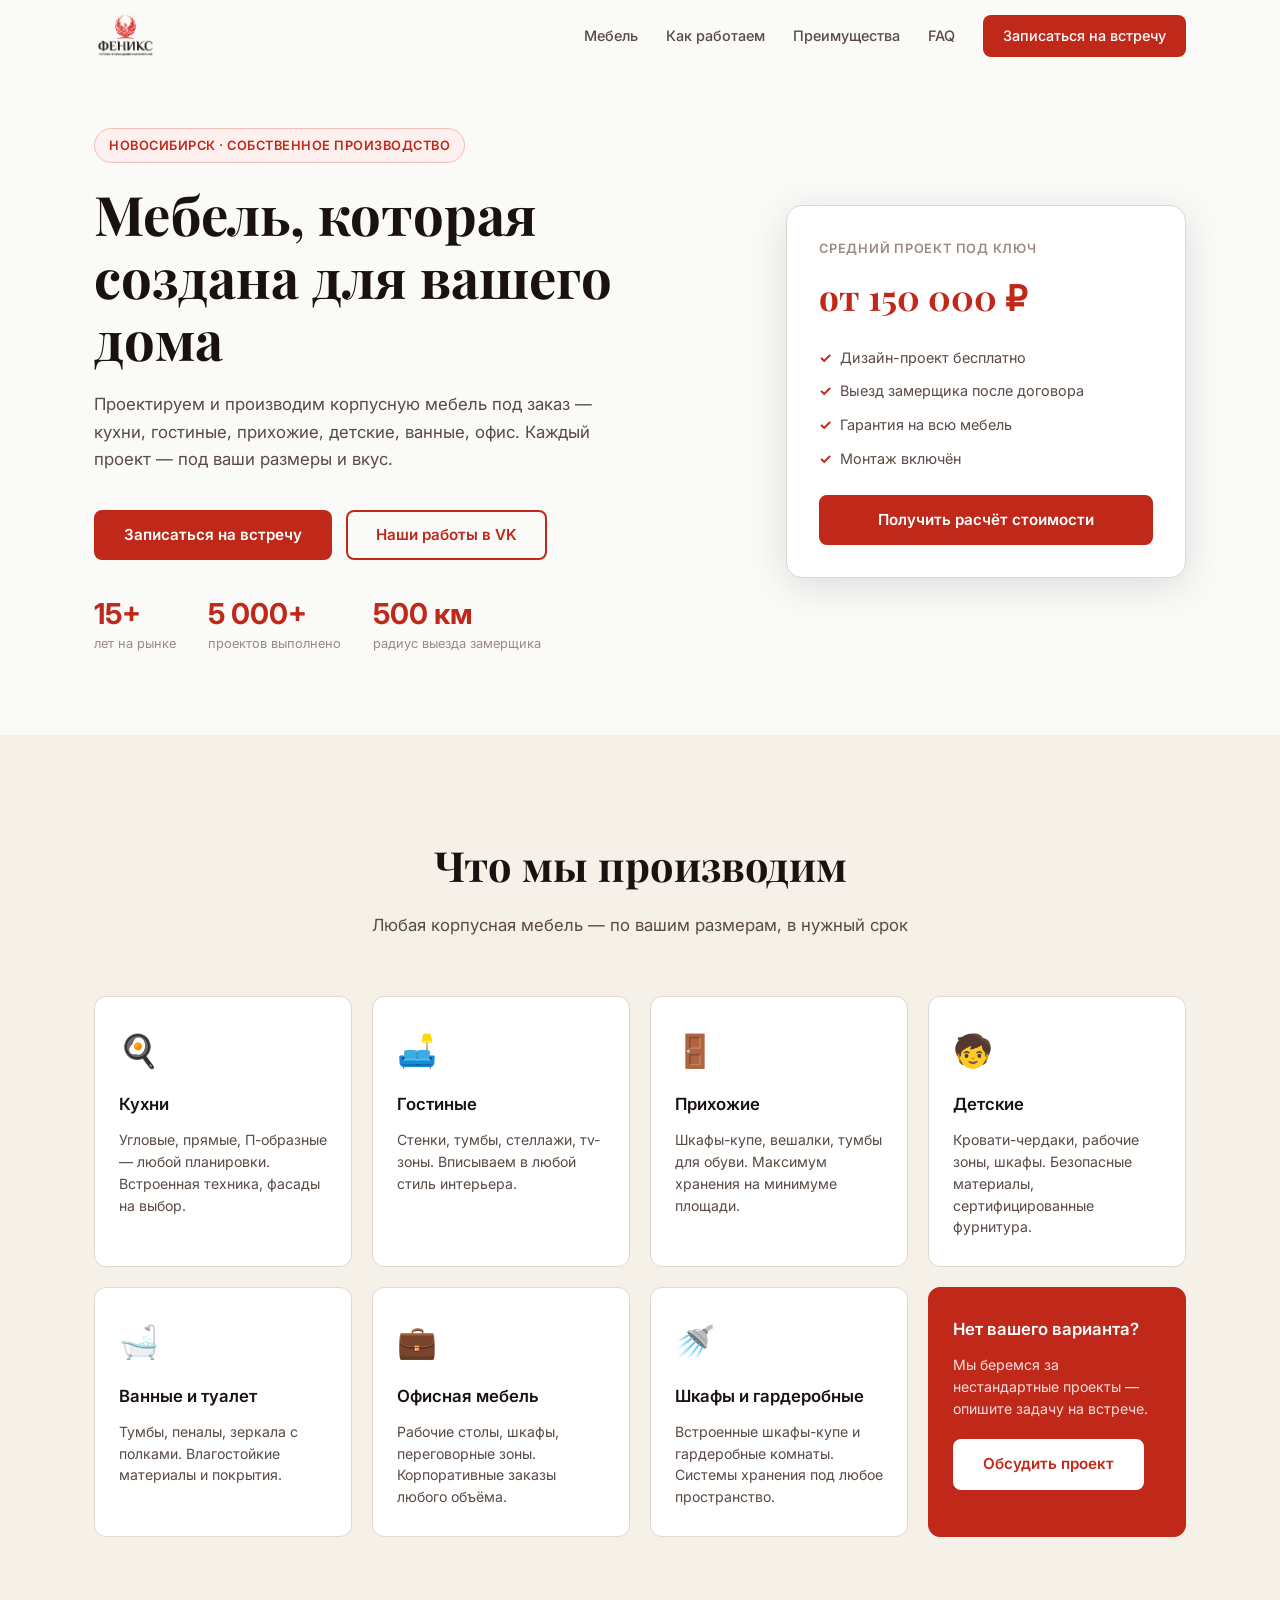
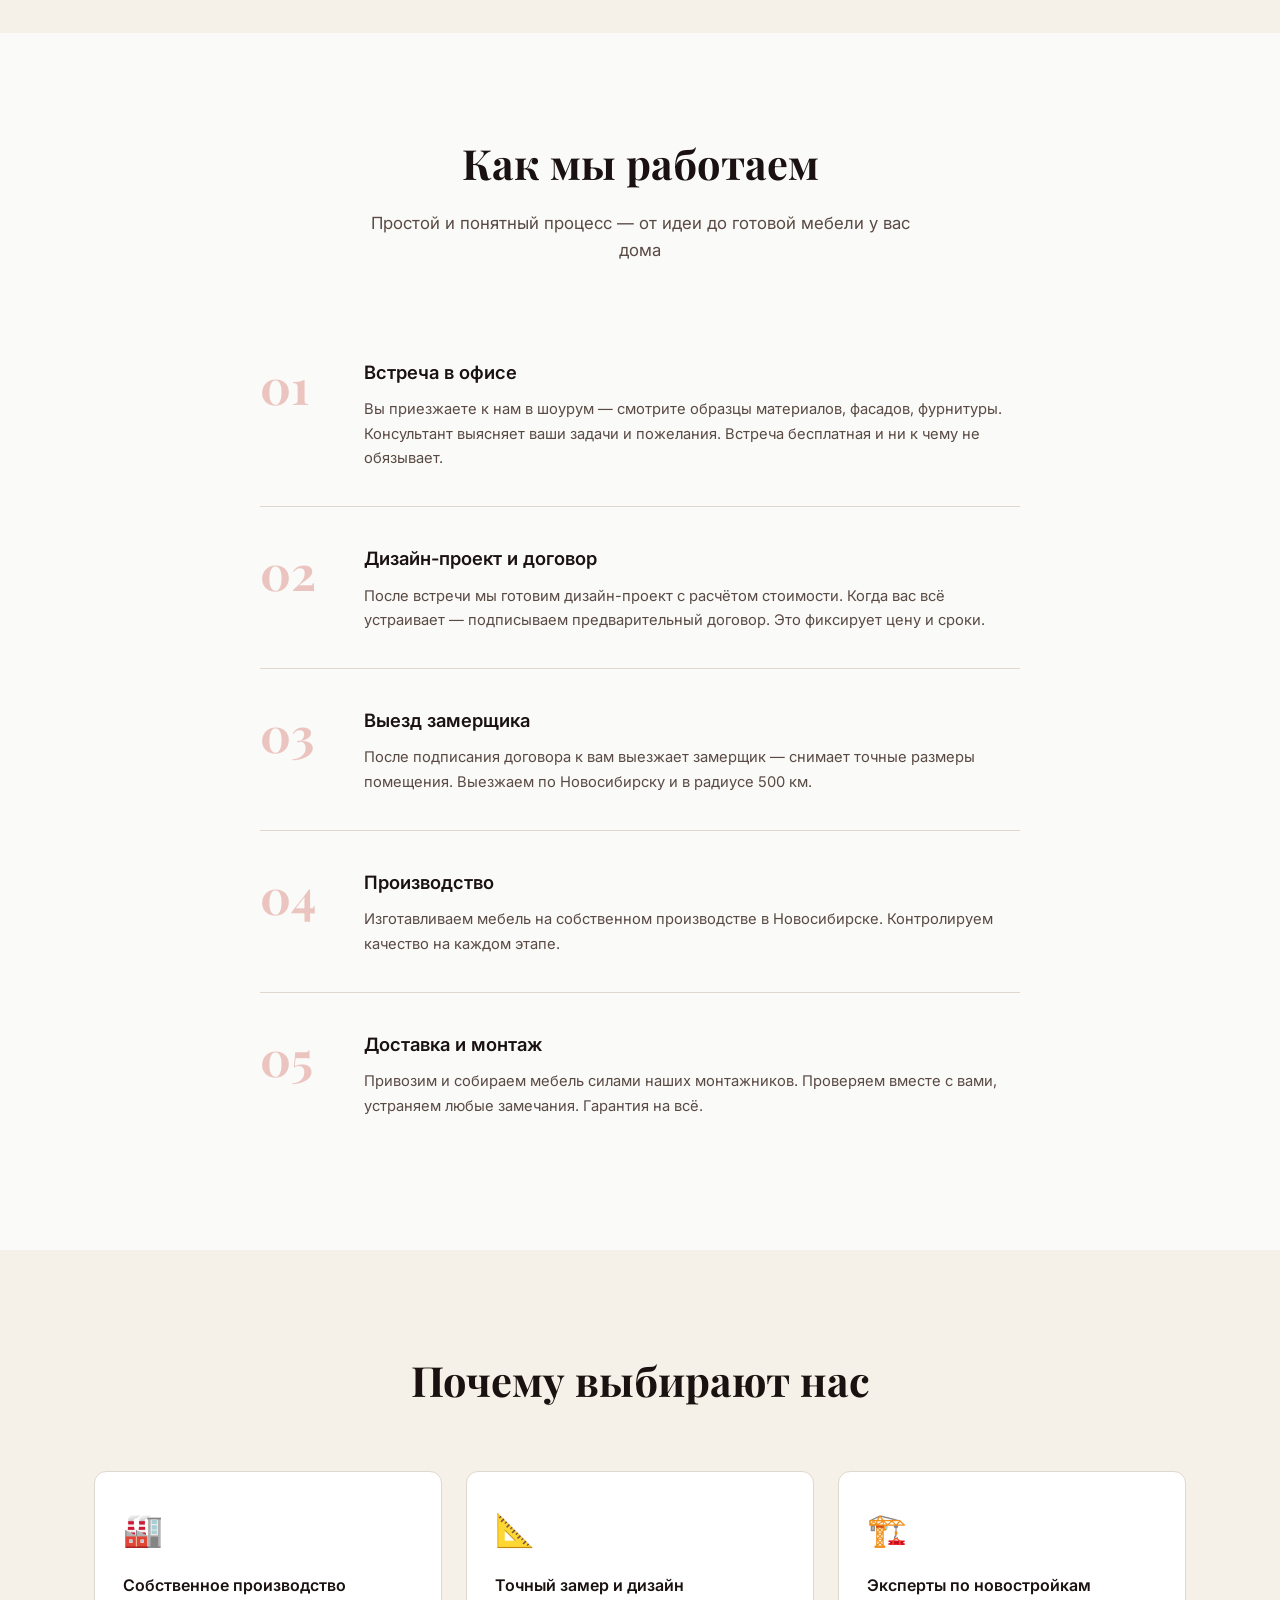
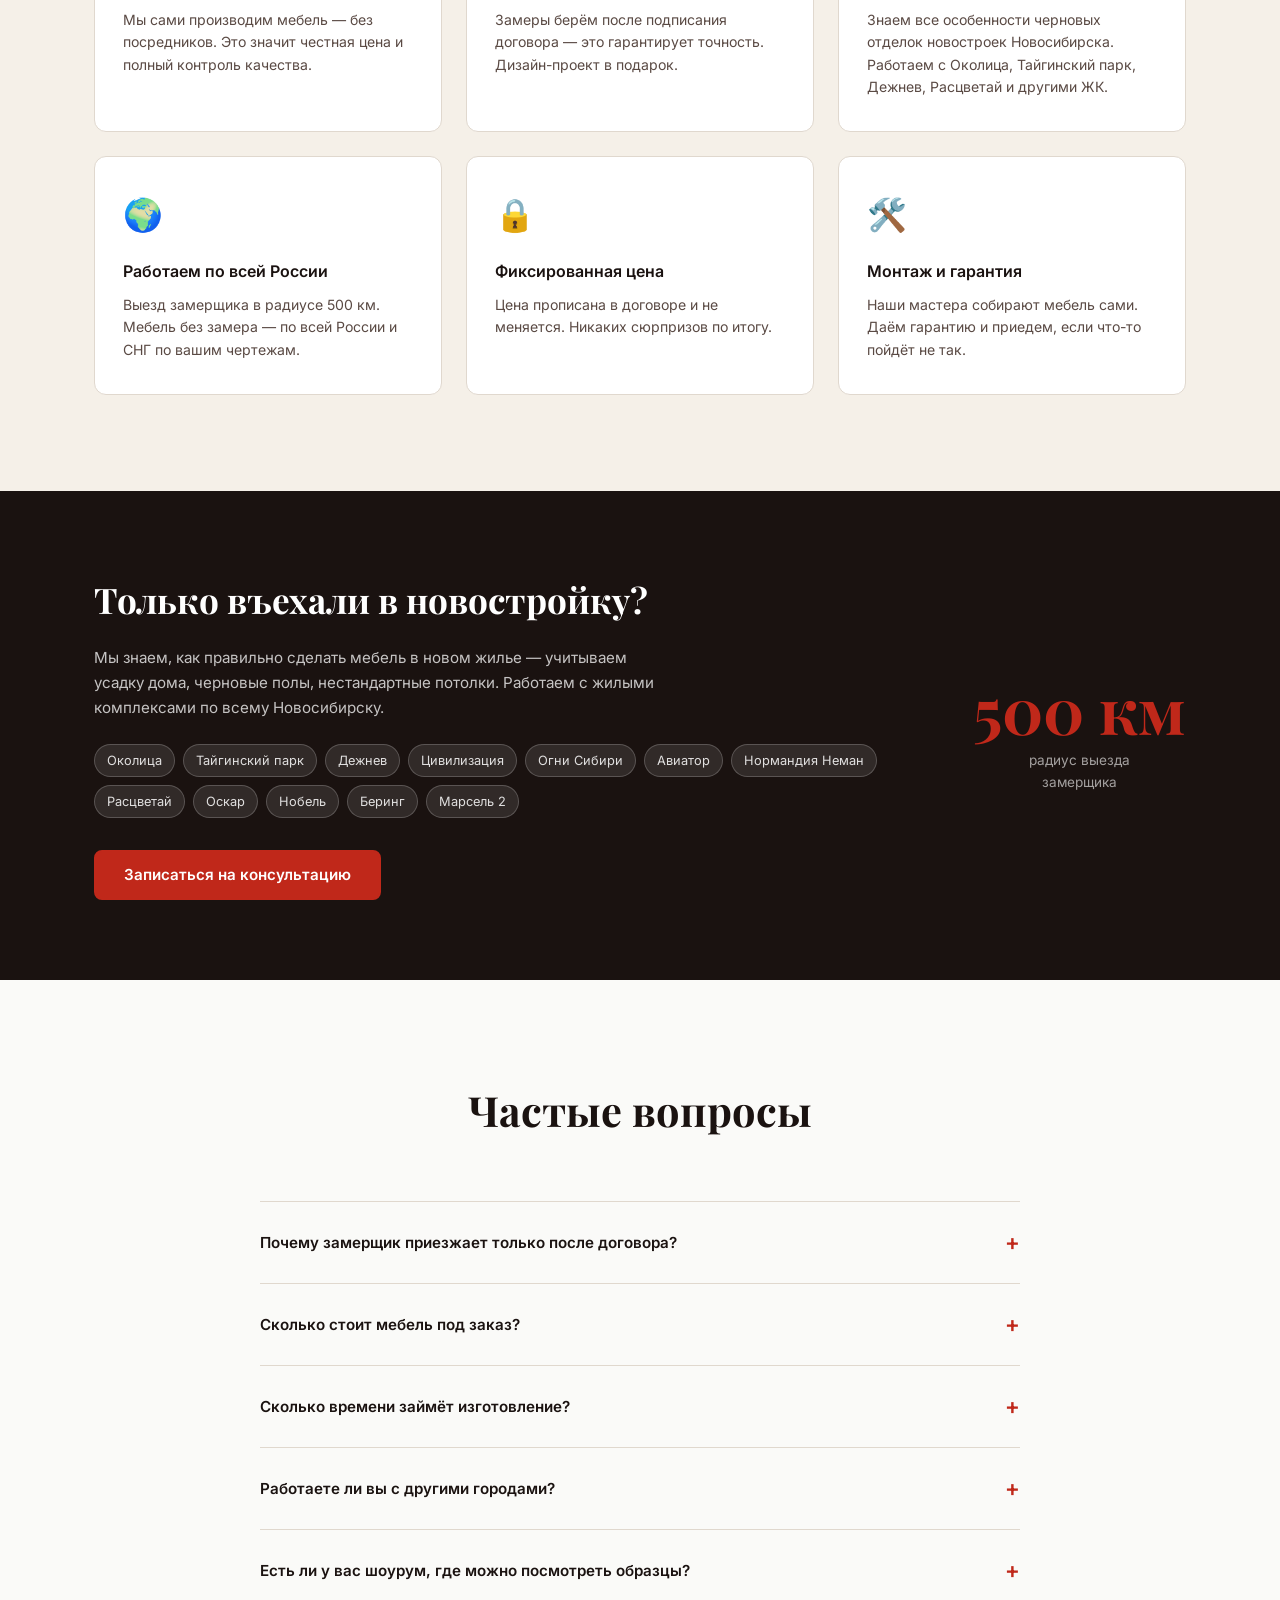
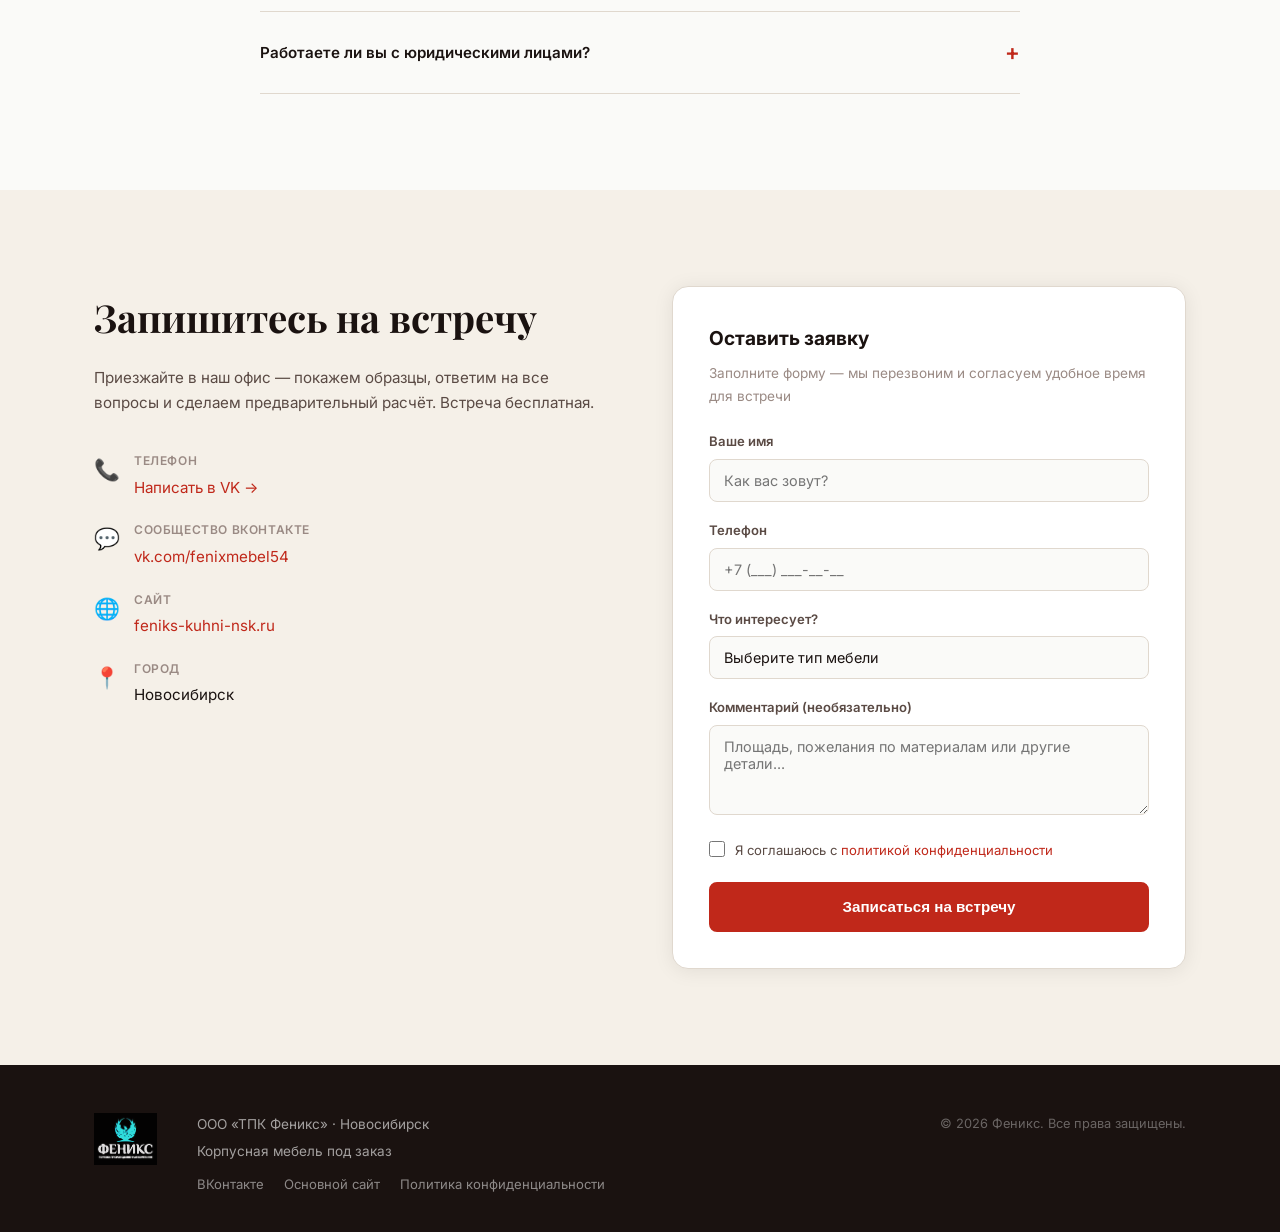
<file: index.html>
<!DOCTYPE html>
<html lang="ru">
<head>
  <meta charset="UTF-8">
  <meta name="viewport" content="width=device-width, initial-scale=1.0">
  <title>Феникс — мебель под заказ в Новосибирске</title>
  <meta name="description" content="Производим корпусную мебель под заказ: кухни, гостиные, прихожие, детские, ванные, офисная мебель. Новосибирск и Сибирь.">
  <link rel="preconnect" href="https://fonts.googleapis.com">
  <link rel="preconnect" href="https://fonts.gstatic.com" crossorigin>
  <link href="https://fonts.googleapis.com/css2?family=Playfair+Display:wght@600;700&family=Inter:wght@400;500;600&display=swap" rel="stylesheet">
  <link rel="stylesheet" href="styles.css">
</head>
<body>

<!-- HEADER -->
<header class="header" id="header">
  <div class="container header__inner">
    <a href="#" class="logo">
      <img src="logo.jpg" alt="Феникс" class="logo__img">
    </a>
    <nav class="nav" id="nav">
      <a href="#types">Мебель</a>
      <a href="#how">Как работаем</a>
      <a href="#why">Преимущества</a>
      <a href="#faq">FAQ</a>
      <a href="#contact" class="nav__cta">Записаться на встречу</a>
    </nav>
    <button class="burger" id="burger" aria-label="Меню">
      <span></span><span></span><span></span>
    </button>
  </div>
</header>

<!-- HERO -->
<section class="hero">
  <div class="container hero__inner">
    <div class="hero__content reveal">
      <div class="hero__badge">Новосибирск · собственное производство</div>
      <h1 class="hero__title">Мебель, которая<br>создана для вашего дома</h1>
      <p class="hero__sub">Проектируем и производим корпусную мебель под заказ — кухни, гостиные, прихожие, детские, ванные, офис. Каждый проект — под ваши размеры и вкус.</p>
      <div class="hero__actions">
        <a href="#contact" class="btn btn--primary">Записаться на встречу</a>
        <a href="https://vk.com/fenixmebel54" target="_blank" rel="noopener" class="btn btn--ghost">Наши работы в VK</a>
      </div>
      <div class="hero__stats">
        <div class="hero__stat">
          <strong>15+</strong>
          <span>лет на рынке</span>
        </div>
        <div class="hero__stat">
          <strong>5 000+</strong>
          <span>проектов выполнено</span>
        </div>
        <div class="hero__stat">
          <strong>500 км</strong>
          <span>радиус выезда замерщика</span>
        </div>
      </div>
    </div>
    <div class="hero__visual reveal">
      <div class="hero__card">
        <div class="hero__card-label">Средний проект под ключ</div>
        <div class="hero__card-price">от 150 000 ₽</div>
        <ul class="hero__card-list">
          <li>Дизайн-проект бесплатно</li>
          <li>Выезд замерщика после договора</li>
          <li>Гарантия на всю мебель</li>
          <li>Монтаж включён</li>
        </ul>
        <a href="#contact" class="btn btn--primary btn--full">Получить расчёт стоимости</a>
      </div>
    </div>
  </div>
</section>

<!-- TYPES -->
<section class="types" id="types">
  <div class="container">
    <div class="section-head reveal">
      <h2>Что мы производим</h2>
      <p>Любая корпусная мебель — по вашим размерам, в нужный срок</p>
    </div>
    <div class="types__grid">
      <div class="type-card reveal">
        <div class="type-card__icon">🍳</div>
        <h3>Кухни</h3>
        <p>Угловые, прямые, П-образные — любой планировки. Встроенная техника, фасады на выбор.</p>
      </div>
      <div class="type-card reveal">
        <div class="type-card__icon">🛋️</div>
        <h3>Гостиные</h3>
        <p>Стенки, тумбы, стеллажи, тv-зоны. Вписываем в любой стиль интерьера.</p>
      </div>
      <div class="type-card reveal">
        <div class="type-card__icon">🚪</div>
        <h3>Прихожие</h3>
        <p>Шкафы-купе, вешалки, тумбы для обуви. Максимум хранения на минимуме площади.</p>
      </div>
      <div class="type-card reveal">
        <div class="type-card__icon">🧒</div>
        <h3>Детские</h3>
        <p>Кровати-чердаки, рабочие зоны, шкафы. Безопасные материалы, сертифицированные фурнитура.</p>
      </div>
      <div class="type-card reveal">
        <div class="type-card__icon">🛁</div>
        <h3>Ванные и туалет</h3>
        <p>Тумбы, пеналы, зеркала с полками. Влагостойкие материалы и покрытия.</p>
      </div>
      <div class="type-card reveal">
        <div class="type-card__icon">💼</div>
        <h3>Офисная мебель</h3>
        <p>Рабочие столы, шкафы, переговорные зоны. Корпоративные заказы любого объёма.</p>
      </div>
      <div class="type-card reveal">
        <div class="type-card__icon">🚿</div>
        <h3>Шкафы и гардеробные</h3>
        <p>Встроенные шкафы-купе и гардеробные комнаты. Системы хранения под любое пространство.</p>
      </div>
      <div class="type-card type-card--cta reveal">
        <h3>Нет вашего варианта?</h3>
        <p>Мы беремся за нестандартные проекты — опишите задачу на встрече.</p>
        <a href="#contact" class="btn btn--primary">Обсудить проект</a>
      </div>
    </div>
  </div>
</section>

<!-- HOW IT WORKS -->
<section class="how" id="how">
  <div class="container">
    <div class="section-head reveal">
      <h2>Как мы работаем</h2>
      <p>Простой и понятный процесс — от идеи до готовой мебели у вас дома</p>
    </div>
    <div class="how__steps">
      <div class="how__step reveal">
        <div class="how__num">01</div>
        <div class="how__body">
          <h3>Встреча в офисе</h3>
          <p>Вы приезжаете к нам в шоурум — смотрите образцы материалов, фасадов, фурнитуры. Консультант выясняет ваши задачи и пожелания. Встреча бесплатная и ни к чему не обязывает.</p>
        </div>
      </div>
      <div class="how__step reveal">
        <div class="how__num">02</div>
        <div class="how__body">
          <h3>Дизайн-проект и договор</h3>
          <p>После встречи мы готовим дизайн-проект с расчётом стоимости. Когда вас всё устраивает — подписываем предварительный договор. Это фиксирует цену и сроки.</p>
        </div>
      </div>
      <div class="how__step reveal">
        <div class="how__num">03</div>
        <div class="how__body">
          <h3>Выезд замерщика</h3>
          <p>После подписания договора к вам выезжает замерщик — снимает точные размеры помещения. Выезжаем по Новосибирску и в радиусе 500 км.</p>
        </div>
      </div>
      <div class="how__step reveal">
        <div class="how__num">04</div>
        <div class="how__body">
          <h3>Производство</h3>
          <p>Изготавливаем мебель на собственном производстве в Новосибирске. Контролируем качество на каждом этапе.</p>
        </div>
      </div>
      <div class="how__step reveal">
        <div class="how__num">05</div>
        <div class="how__body">
          <h3>Доставка и монтаж</h3>
          <p>Привозим и собираем мебель силами наших монтажников. Проверяем вместе с вами, устраняем любые замечания. Гарантия на всё.</p>
        </div>
      </div>
    </div>
  </div>
</section>

<!-- WHY -->
<section class="why" id="why">
  <div class="container">
    <div class="section-head reveal">
      <h2>Почему выбирают нас</h2>
    </div>
    <div class="why__grid">
      <div class="why__card reveal">
        <div class="why__icon">🏭</div>
        <h3>Собственное производство</h3>
        <p>Мы сами производим мебель — без посредников. Это значит честная цена и полный контроль качества.</p>
      </div>
      <div class="why__card reveal">
        <div class="why__icon">📐</div>
        <h3>Точный замер и дизайн</h3>
        <p>Замеры берём после подписания договора — это гарантирует точность. Дизайн-проект в подарок.</p>
      </div>
      <div class="why__card reveal">
        <div class="why__icon">🏗️</div>
        <h3>Эксперты по новостройкам</h3>
        <p>Знаем все особенности черновых отделок новостроек Новосибирска. Работаем с Околица, Тайгинский парк, Дежнев, Расцветай и другими ЖК.</p>
      </div>
      <div class="why__card reveal">
        <div class="why__icon">🌍</div>
        <h3>Работаем по всей России</h3>
        <p>Выезд замерщика в радиусе 500 км. Мебель без замера — по всей России и СНГ по вашим чертежам.</p>
      </div>
      <div class="why__card reveal">
        <div class="why__icon">🔒</div>
        <h3>Фиксированная цена</h3>
        <p>Цена прописана в договоре и не меняется. Никаких сюрпризов по итогу.</p>
      </div>
      <div class="why__card reveal">
        <div class="why__icon">🛠️</div>
        <h3>Монтаж и гарантия</h3>
        <p>Наши мастера собирают мебель сами. Даём гарантию и приедем, если что-то пойдёт не так.</p>
      </div>
    </div>
  </div>
</section>

<!-- NEWBUILDINGS -->
<section class="nb">
  <div class="container">
    <div class="nb__inner reveal">
      <div class="nb__text">
        <h2>Только въехали в новостройку?</h2>
        <p>Мы знаем, как правильно сделать мебель в новом жилье — учитываем усадку дома, черновые полы, нестандартные потолки. Работаем с жилыми комплексами по всему Новосибирску.</p>
        <div class="nb__list">
          <span>Околица</span><span>Тайгинский парк</span><span>Дежнев</span><span>Цивилизация</span><span>Огни Сибири</span><span>Авиатор</span><span>Нормандия Неман</span><span>Расцветай</span><span>Оскар</span><span>Нобель</span><span>Беринг</span><span>Марсель 2</span>
        </div>
        <a href="#contact" class="btn btn--primary">Записаться на консультацию</a>
      </div>
      <div class="nb__badge">
        <div class="nb__badge-num">500 км</div>
        <div class="nb__badge-text">радиус выезда<br>замерщика</div>
      </div>
    </div>
  </div>
</section>

<!-- FAQ -->
<section class="faq" id="faq">
  <div class="container">
    <div class="section-head reveal">
      <h2>Частые вопросы</h2>
    </div>
    <div class="faq__list">
      <div class="faq__item reveal">
        <details>
          <summary>Почему замерщик приезжает только после договора?</summary>
          <p>Это защита для обеих сторон. Мы фиксируем в договоре цену и сроки — и только потом выезжаем на замер. Так вы точно знаете финальную стоимость, а мы уверены в серьёзности намерений. На первой встрече мы готовим предварительный проект с расчётом по вашим данным.</p>
        </details>
      </div>
      <div class="faq__item reveal">
        <details>
          <summary>Сколько стоит мебель под заказ?</summary>
          <p>Средний проект — кухня с гарнитуром, прихожая или гостиная — обходится от 150 000 до 500 000 рублей. Итоговая цена зависит от размеров, материалов и сложности. Точный расчёт делаем на встрече бесплатно.</p>
        </details>
      </div>
      <div class="faq__item reveal">
        <details>
          <summary>Сколько времени займёт изготовление?</summary>
          <p>Обычно от 4 до 8 недель с момента подписания договора и проведения замера. Точный срок фиксируем в договоре.</p>
        </details>
      </div>
      <div class="faq__item reveal">
        <details>
          <summary>Работаете ли вы с другими городами?</summary>
          <p>Да. Выезд замерщика — по Новосибирску и в радиусе 500 км. Если вы дальше — работаем по вашим чертежам, по всей России и СНГ.</p>
        </details>
      </div>
      <div class="faq__item reveal">
        <details>
          <summary>Есть ли у вас шоурум, где можно посмотреть образцы?</summary>
          <p>Да, у нас есть офис в Новосибирске, где можно увидеть образцы материалов, фасадов и фурнитуры вживую. Адрес уточняйте при записи на встречу.</p>
        </details>
      </div>
      <div class="faq__item reveal">
        <details>
          <summary>Работаете ли вы с юридическими лицами?</summary>
          <p>Да, мы принимаем корпоративные заказы — офисная мебель, переговорные зоны, ресепшн. Работаем по официальным договорам, выставляем все необходимые документы.</p>
        </details>
      </div>
    </div>
  </div>
</section>

<!-- CONTACT -->
<section class="contact" id="contact">
  <div class="container">
    <div class="contact__inner">
      <div class="contact__info reveal">
        <h2>Запишитесь на встречу</h2>
        <p>Приезжайте в наш офис — покажем образцы, ответим на все вопросы и сделаем предварительный расчёт. Встреча бесплатная.</p>
        <div class="contact__items">
          <div class="contact__item">
            <div class="contact__item-icon">📞</div>
            <div>
              <div class="contact__item-label">Телефон</div>
              <a href="https://vk.com/fenixmebel54" target="_blank" rel="noopener" class="contact__item-val">Написать в VK →</a>
            </div>
          </div>
          <div class="contact__item">
            <div class="contact__item-icon">💬</div>
            <div>
              <div class="contact__item-label">Сообщество ВКонтакте</div>
              <a href="https://vk.com/fenixmebel54" target="_blank" rel="noopener" class="contact__item-val">vk.com/fenixmebel54</a>
            </div>
          </div>
          <div class="contact__item">
            <div class="contact__item-icon">🌐</div>
            <div>
              <div class="contact__item-label">Сайт</div>
              <a href="https://feniks-kuhni-nsk.ru/" target="_blank" rel="noopener" class="contact__item-val">feniks-kuhni-nsk.ru</a>
            </div>
          </div>
          <div class="contact__item">
            <div class="contact__item-icon">📍</div>
            <div>
              <div class="contact__item-label">Город</div>
              <div class="contact__item-val">Новосибирск</div>
            </div>
          </div>
        </div>
      </div>
      <div class="contact__form-wrap reveal">
        <form class="contact__form" id="leadForm" novalidate>
          <input type="text" name="_gotcha" style="display:none" tabindex="-1" autocomplete="off">
          <h3>Оставить заявку</h3>
          <p class="form__hint">Заполните форму — мы перезвоним и согласуем удобное время для встречи</p>
          <div class="form__group">
            <label for="name">Ваше имя</label>
            <input type="text" id="name" name="name" placeholder="Как вас зовут?" required>
          </div>
          <div class="form__group">
            <label for="phone">Телефон</label>
            <input type="tel" id="phone" name="phone" placeholder="+7 (___) ___-__-__" required>
          </div>
          <div class="form__group">
            <label for="furniture">Что интересует?</label>
            <select id="furniture" name="furniture">
              <option value="">Выберите тип мебели</option>
              <option>Кухня</option>
              <option>Гостиная / стенка</option>
              <option>Прихожая / шкаф-купе</option>
              <option>Детская</option>
              <option>Ванная / туалет</option>
              <option>Офисная мебель</option>
              <option>Несколько комнат</option>
            </select>
          </div>
          <div class="form__group">
            <label for="message">Комментарий (необязательно)</label>
            <textarea id="message" name="message" rows="3" placeholder="Площадь, пожелания по материалам или другие детали..."></textarea>
          </div>
          <label class="form__consent">
            <input type="checkbox" name="consent" required>
            <span>Я соглашаюсь с <a href="privacy-policy.html" target="_blank">политикой конфиденциальности</a></span>
          </label>
          <button type="submit" class="btn btn--primary btn--full">Записаться на встречу</button>
        </form>
      </div>
    </div>
  </div>
</section>

<!-- FOOTER -->
<footer class="footer">
  <div class="container footer__inner">
    <div class="footer__logo">
      <img src="logo.jpg" alt="Феникс" class="footer__logo-img">
    </div>
    <div class="footer__info">
      <p>ООО «ТПК Феникс» · Новосибирск</p>
      <p>Корпусная мебель под заказ</p>
      <p class="footer__links">
        <a href="https://vk.com/fenixmebel54" target="_blank" rel="noopener">ВКонтакте</a>
        <a href="https://feniks-kuhni-nsk.ru/" target="_blank" rel="noopener">Основной сайт</a>
        <a href="privacy-policy.html">Политика конфиденциальности</a>
      </p>
    </div>
    <div class="footer__copy">
      <p>&copy; <span id="year"></span> Феникс. Все права защищены.</p>
    </div>
  </div>
</footer>

<script src="script.js"></script>
</body>
</html>
</file>
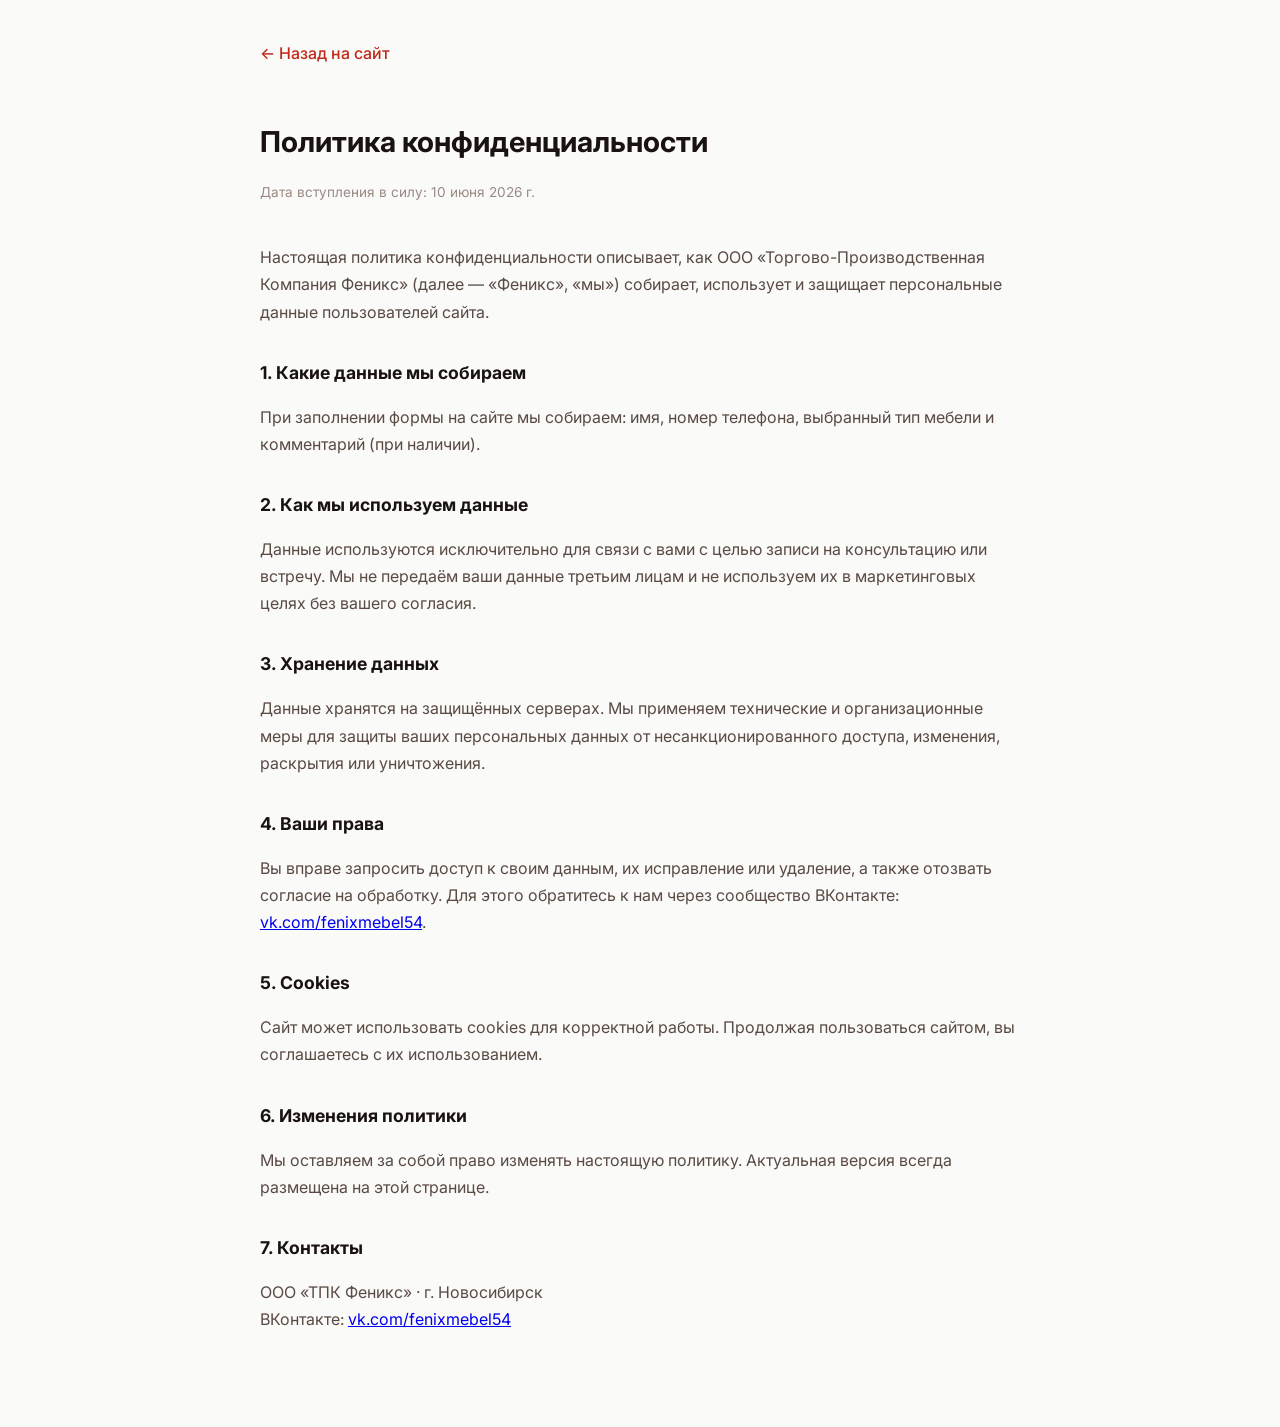
<file: privacy-policy.html>
<!DOCTYPE html>
<html lang="ru">
<head>
  <meta charset="UTF-8">
  <meta name="viewport" content="width=device-width, initial-scale=1.0">
  <title>Политика конфиденциальности — Феникс</title>
  <link rel="preconnect" href="https://fonts.googleapis.com">
  <link href="https://fonts.googleapis.com/css2?family=Inter:wght@400;500;600&display=swap" rel="stylesheet">
  <style>
    body { font-family: 'Inter', sans-serif; max-width: 760px; margin: 0 auto; padding: 40px 24px 80px; background: #FAFAF8; color: #1A1210; line-height: 1.7; }
    h1 { font-size: 1.8rem; margin-bottom: 8px; }
    h2 { font-size: 1.1rem; margin: 32px 0 10px; }
    p { margin-bottom: 14px; color: #5A4A44; }
    .back { display: inline-block; margin-bottom: 32px; color: #C0281A; text-decoration: none; font-weight: 500; }
    .back:hover { text-decoration: underline; }
    .date { color: #9A8A84; font-size: .85rem; margin-bottom: 40px; }
  </style>
</head>
<body>
  <a href="index.html" class="back">← Назад на сайт</a>
  <h1>Политика конфиденциальности</h1>
  <p class="date">Дата вступления в силу: 10 июня 2026 г.</p>

  <p>Настоящая политика конфиденциальности описывает, как ООО «Торгово-Производственная Компания Феникс» (далее — «Феникс», «мы») собирает, использует и защищает персональные данные пользователей сайта.</p>

  <h2>1. Какие данные мы собираем</h2>
  <p>При заполнении формы на сайте мы собираем: имя, номер телефона, выбранный тип мебели и комментарий (при наличии).</p>

  <h2>2. Как мы используем данные</h2>
  <p>Данные используются исключительно для связи с вами с целью записи на консультацию или встречу. Мы не передаём ваши данные третьим лицам и не используем их в маркетинговых целях без вашего согласия.</p>

  <h2>3. Хранение данных</h2>
  <p>Данные хранятся на защищённых серверах. Мы применяем технические и организационные меры для защиты ваших персональных данных от несанкционированного доступа, изменения, раскрытия или уничтожения.</p>

  <h2>4. Ваши права</h2>
  <p>Вы вправе запросить доступ к своим данным, их исправление или удаление, а также отозвать согласие на обработку. Для этого обратитесь к нам через сообщество ВКонтакте: <a href="https://vk.com/fenixmebel54">vk.com/fenixmebel54</a>.</p>

  <h2>5. Cookies</h2>
  <p>Сайт может использовать cookies для корректной работы. Продолжая пользоваться сайтом, вы соглашаетесь с их использованием.</p>

  <h2>6. Изменения политики</h2>
  <p>Мы оставляем за собой право изменять настоящую политику. Актуальная версия всегда размещена на этой странице.</p>

  <h2>7. Контакты</h2>
  <p>ООО «ТПК Феникс» · г. Новосибирск<br>ВКонтакте: <a href="https://vk.com/fenixmebel54">vk.com/fenixmebel54</a></p>
</body>
</html>
</file>
<file: styles.css>
:root {
  --bg: #FAFAF8;
  --bg2: #F5F0E8;
  --bg3: #EDE5D8;
  --accent: #C0281A;
  --accent-d: #9A1E10;
  --accent-l: #FDF0EE;
  --text: #1A1210;
  --text-2: #5A4A44;
  --text-3: #9A8A84;
  --border: #E0D8CE;
  --shadow: 0 2px 20px rgba(0,0,0,.08);
  --shadow-md: 0 8px 40px rgba(0,0,0,.12);
  --r: 12px;
}

*, *::before, *::after { box-sizing: border-box; margin: 0; padding: 0; }
html { scroll-behavior: smooth; }
body { font-family: 'Inter', sans-serif; background: var(--bg); color: var(--text); line-height: 1.65; }

img { max-width: 100%; display: block; }
a { color: var(--accent); text-decoration: none; }
a:hover { text-decoration: underline; }

.container { max-width: 1140px; margin: 0 auto; padding: 0 24px; }

/* REVEAL */
.reveal { opacity: 0; transform: translateY(28px); transition: opacity .55s ease, transform .55s ease; }
.reveal.is-visible { opacity: 1; transform: none; }

/* BUTTONS */
.btn {
  display: inline-flex; align-items: center; justify-content: center;
  padding: 14px 28px; border-radius: 8px; font-size: .95rem; font-weight: 600;
  cursor: pointer; border: 2px solid transparent; transition: all .2s;
  text-decoration: none; line-height: 1.2;
}
.btn--primary { background: var(--accent); color: #fff; border-color: var(--accent); }
.btn--primary:hover { background: var(--accent-d); border-color: var(--accent-d); text-decoration: none; }
.btn--ghost { background: transparent; color: var(--accent); border-color: var(--accent); }
.btn--ghost:hover { background: var(--accent-l); text-decoration: none; }
.btn--full { width: 100%; }

/* SECTION HEAD */
.section-head { text-align: center; margin-bottom: 56px; }
.section-head h2 { font-family: 'Playfair Display', serif; font-size: clamp(1.8rem, 4vw, 2.6rem); color: var(--text); margin-bottom: 12px; }
.section-head p { font-size: 1.05rem; color: var(--text-2); max-width: 560px; margin: 0 auto; }

/* HEADER */
.header {
  position: fixed; top: 0; left: 0; right: 0; z-index: 100;
  background: rgba(250,250,248,.95); backdrop-filter: blur(8px);
  border-bottom: 1px solid transparent; transition: border-color .3s, box-shadow .3s;
}
.header.scrolled { border-color: var(--border); box-shadow: 0 2px 16px rgba(0,0,0,.06); }
.header__inner { display: flex; align-items: center; gap: 24px; height: 72px; min-width: 0; }

.logo { display: flex; align-items: center; text-decoration: none; flex-shrink: 0; }
.logo__img { height: 52px; width: auto; mix-blend-mode: multiply; }

.nav { display: flex; align-items: center; gap: 28px; margin-left: auto; }
.nav a { font-size: .9rem; font-weight: 500; color: var(--text-2); text-decoration: none; transition: color .2s; white-space: nowrap; }
.nav a:hover { color: var(--accent); }
.nav__cta { background: var(--accent); color: #fff !important; padding: 9px 20px; border-radius: 8px; }
.nav__cta:hover { background: var(--accent-d); }

.burger { display: none; flex-direction: column; gap: 5px; background: none; border: none; cursor: pointer; padding: 4px; margin-left: auto; }
.burger span { display: block; width: 24px; height: 2px; background: var(--text); border-radius: 2px; transition: all .3s; }
.burger.is-open span:nth-child(1) { transform: translateY(7px) rotate(45deg); }
.burger.is-open span:nth-child(2) { opacity: 0; }
.burger.is-open span:nth-child(3) { transform: translateY(-7px) rotate(-45deg); }

/* HERO */
.hero { padding: 128px 0 80px; background: var(--bg); }
.hero__inner { display: grid; grid-template-columns: 1fr 400px; gap: 64px; align-items: center; }

.hero__badge { display: inline-block; background: var(--accent-l); color: var(--accent); font-size: .8rem; font-weight: 600; padding: 6px 14px; border-radius: 100px; border: 1px solid #f0c0b8; text-transform: uppercase; letter-spacing: .04em; margin-bottom: 20px; }
.hero__title { font-family: 'Playfair Display', serif; font-size: clamp(2.2rem, 5vw, 3.4rem); line-height: 1.15; color: var(--text); margin-bottom: 20px; }
.hero__sub { font-size: 1.05rem; color: var(--text-2); margin-bottom: 36px; max-width: 500px; }
.hero__actions { display: flex; gap: 14px; flex-wrap: wrap; margin-bottom: 40px; }

.hero__stats { display: flex; gap: 32px; }
.hero__stat strong { display: block; font-size: 1.8rem; font-weight: 700; color: var(--accent); line-height: 1; }
.hero__stat span { font-size: .8rem; color: var(--text-3); margin-top: 4px; }

.hero__card {
  background: #fff; border-radius: 16px; padding: 32px;
  border: 1px solid var(--border); box-shadow: var(--shadow-md);
}
.hero__card-label { font-size: .8rem; font-weight: 600; color: var(--text-3); text-transform: uppercase; letter-spacing: .06em; margin-bottom: 8px; }
.hero__card-price { font-family: 'Playfair Display', serif; font-size: 2.2rem; font-weight: 700; color: var(--accent); margin-bottom: 20px; }
.hero__card-list { list-style: none; margin-bottom: 24px; display: flex; flex-direction: column; gap: 10px; }
.hero__card-list li { display: flex; align-items: center; gap: 8px; font-size: .9rem; color: var(--text-2); }
.hero__card-list li::before { content: '✓'; color: var(--accent); font-weight: 700; flex-shrink: 0; }

/* TYPES */
.types { padding: 96px 0; background: var(--bg2); }
.types__grid { display: grid; grid-template-columns: repeat(4, 1fr); gap: 20px; }

.type-card {
  background: #fff; border-radius: var(--r); padding: 28px 24px;
  border: 1px solid var(--border); transition: box-shadow .2s, transform .2s;
}
.type-card:hover { box-shadow: var(--shadow-md); transform: translateY(-3px); }
.type-card__icon { font-size: 2rem; margin-bottom: 14px; }
.type-card h3 { font-size: 1.05rem; font-weight: 600; margin-bottom: 10px; color: var(--text); }
.type-card p { font-size: .88rem; color: var(--text-2); line-height: 1.55; }

.type-card--cta { background: var(--accent); border-color: var(--accent); }
.type-card--cta h3 { color: #fff; }
.type-card--cta p { color: rgba(255,255,255,.85); margin-bottom: 20px; }
.type-card--cta .btn--primary { background: #fff; color: var(--accent); border-color: #fff; }
.type-card--cta .btn--primary:hover { background: var(--accent-l); }

/* HOW IT WORKS */
.how { padding: 96px 0; background: var(--bg); }
.how__steps { display: flex; flex-direction: column; gap: 0; max-width: 760px; margin: 0 auto; }
.how__step { display: grid; grid-template-columns: 80px 1fr; gap: 24px; padding: 36px 0; border-bottom: 1px solid var(--border); }
.how__step:last-child { border-bottom: none; }
.how__num { font-family: 'Playfair Display', serif; font-size: 3rem; font-weight: 700; color: var(--accent); opacity: .25; line-height: 1; padding-top: 4px; }
.how__body h3 { font-size: 1.15rem; font-weight: 600; margin-bottom: 10px; color: var(--text); }
.how__body p { font-size: .92rem; color: var(--text-2); }

/* WHY */
.why { padding: 96px 0; background: var(--bg2); }
.why__grid { display: grid; grid-template-columns: repeat(3, 1fr); gap: 24px; }
.why__card { background: #fff; border-radius: var(--r); padding: 32px 28px; border: 1px solid var(--border); }
.why__icon { font-size: 2rem; margin-bottom: 16px; }
.why__card h3 { font-size: 1rem; font-weight: 600; margin-bottom: 10px; color: var(--text); }
.why__card p { font-size: .88rem; color: var(--text-2); line-height: 1.6; }

/* NEWBUILDINGS */
.nb { padding: 80px 0; background: var(--text); }
.nb__inner { display: grid; grid-template-columns: 1fr auto; gap: 64px; align-items: center; }
.nb__text h2 { font-family: 'Playfair Display', serif; font-size: clamp(1.6rem, 3vw, 2.2rem); color: #fff; margin-bottom: 16px; }
.nb__text p { font-size: .95rem; color: rgba(255,255,255,.75); margin-bottom: 24px; max-width: 560px; }
.nb__list { display: flex; flex-wrap: wrap; gap: 8px; margin-bottom: 32px; }
.nb__list span { background: rgba(255,255,255,.1); color: rgba(255,255,255,.85); font-size: .8rem; padding: 5px 12px; border-radius: 100px; border: 1px solid rgba(255,255,255,.2); }
.nb__text .btn--primary { background: var(--accent); border-color: var(--accent); }

.nb__badge { text-align: center; flex-shrink: 0; }
.nb__badge-num { font-family: 'Playfair Display', serif; font-size: 4rem; font-weight: 700; color: var(--accent); line-height: 1; }
.nb__badge-text { font-size: .85rem; color: rgba(255,255,255,.6); margin-top: 8px; }

/* FAQ */
.faq { padding: 96px 0; background: var(--bg); }
.faq__list { max-width: 760px; margin: 0 auto; display: flex; flex-direction: column; gap: 0; }
.faq__item { border-bottom: 1px solid var(--border); }
.faq__item:first-child { border-top: 1px solid var(--border); }
.faq__item details summary {
  display: flex; align-items: center; justify-content: space-between;
  padding: 22px 0; cursor: pointer; font-weight: 600; font-size: .95rem;
  color: var(--text); list-style: none; gap: 16px;
}
.faq__item details summary::-webkit-details-marker { display: none; }
.faq__item details summary::after { content: '+'; font-size: 1.4rem; color: var(--accent); flex-shrink: 0; transition: transform .2s; }
.faq__item details[open] summary::after { transform: rotate(45deg); }
.faq__item details p { padding: 0 0 20px; font-size: .9rem; color: var(--text-2); line-height: 1.7; }

/* CONTACT */
.contact { padding: 96px 0; background: var(--bg2); }
.contact__inner { display: grid; grid-template-columns: 1fr 1fr; gap: 64px; }
.contact__info h2 { font-family: 'Playfair Display', serif; font-size: clamp(1.8rem, 3.5vw, 2.4rem); color: var(--text); margin-bottom: 16px; }
.contact__info > p { font-size: .95rem; color: var(--text-2); margin-bottom: 36px; }
.contact__items { display: flex; flex-direction: column; gap: 20px; }
.contact__item { display: flex; align-items: flex-start; gap: 14px; }
.contact__item-icon { font-size: 1.3rem; flex-shrink: 0; margin-top: 2px; }
.contact__item-label { font-size: .75rem; font-weight: 600; text-transform: uppercase; letter-spacing: .05em; color: var(--text-3); margin-bottom: 3px; }
.contact__item-val { font-size: .95rem; color: var(--text); }
a.contact__item-val { color: var(--accent); }

.contact__form-wrap { background: #fff; border-radius: 16px; padding: 36px; border: 1px solid var(--border); box-shadow: var(--shadow); }
.contact__form h3 { font-size: 1.2rem; font-weight: 700; color: var(--text); margin-bottom: 8px; }
.form__hint { font-size: .85rem; color: var(--text-3); margin-bottom: 24px; }
.form__group { margin-bottom: 18px; }
.form__group label { display: block; font-size: .82rem; font-weight: 600; color: var(--text-2); margin-bottom: 6px; }
.form__group input,
.form__group select,
.form__group textarea {
  width: 100%; padding: 12px 14px; border: 1.5px solid var(--border); border-radius: 8px;
  font-family: inherit; font-size: .9rem; color: var(--text); background: var(--bg);
  transition: border-color .2s, box-shadow .2s; outline: none; appearance: none;
}
.form__group input:focus,
.form__group select:focus,
.form__group textarea:focus { border-color: var(--accent); box-shadow: 0 0 0 3px rgba(192,40,26,.1); }
.form__group textarea { resize: vertical; min-height: 90px; }

.form__consent { display: flex; align-items: flex-start; gap: 10px; margin-bottom: 20px; cursor: pointer; font-size: .82rem; color: var(--text-2); }
.form__consent input { width: 16px; height: 16px; flex-shrink: 0; margin-top: 1px; accent-color: var(--accent); }
.form__consent a { color: var(--accent); }

.form__success { text-align: center; padding: 40px 20px; }
.form__success-icon { font-size: 3rem; margin-bottom: 16px; color: var(--accent); }
.form__success h3 { font-size: 1.3rem; font-weight: 700; color: var(--text); margin-bottom: 8px; }
.form__success p { font-size: .92rem; color: var(--text-2); }

/* FOOTER */
.footer { background: var(--text); padding: 48px 0 32px; }
.footer__inner { display: grid; grid-template-columns: auto 1fr auto; gap: 40px; align-items: start; }
.footer__logo-img { height: 52px; width: auto; filter: invert(1) brightness(2); opacity: .85; }
.footer__info p { font-size: .85rem; color: rgba(255,255,255,.6); margin-bottom: 4px; }
.footer__links { display: flex; gap: 20px; margin-top: 12px !important; }
.footer__links a { font-size: .82rem; color: rgba(255,255,255,.5); text-decoration: none; }
.footer__links a:hover { color: rgba(255,255,255,.9); }
.footer__copy p { font-size: .8rem; color: rgba(255,255,255,.35); }

/* RESPONSIVE */
@media (max-width: 960px) {
  .hero__inner { grid-template-columns: 1fr; gap: 40px; }
  .hero__visual { order: -1; }
  .hero__card { max-width: 480px; }
  .types__grid { grid-template-columns: repeat(2, 1fr); }
  .why__grid { grid-template-columns: repeat(2, 1fr); }
  .contact__inner { grid-template-columns: 1fr; gap: 40px; }
  .nb__inner { grid-template-columns: 1fr; text-align: center; }
  .nb__text p { margin: 0 auto 24px; }
  .nb__badge { display: none; }
  .footer__inner { grid-template-columns: 1fr; gap: 24px; }
}

@media (max-width: 1100px) {
  .nav { display: none; flex-direction: column; align-items: stretch; gap: 0;
    position: fixed; top: 72px; left: 0; right: 0; bottom: 0;
    background: var(--bg); padding: 24px; border-top: 1px solid var(--border); z-index: 99; overflow-y: auto; }
  .nav.is-open { display: flex; }
  .nav a { padding: 16px 0; border-bottom: 1px solid var(--border); font-size: 1.05rem; white-space: normal; }
  .nav__cta { margin-top: 16px; border-radius: 8px; text-align: center; padding: 16px; }
  .burger { display: flex; }
}

@media (max-width: 640px) {
  .types__grid { grid-template-columns: 1fr; }
  .why__grid { grid-template-columns: 1fr; }
  .how__step { grid-template-columns: 56px 1fr; }
  .hero__stats { gap: 20px; flex-wrap: wrap; }
  .hero__actions { flex-direction: column; }
  .hero__actions .btn { text-align: center; }
}
</file>
